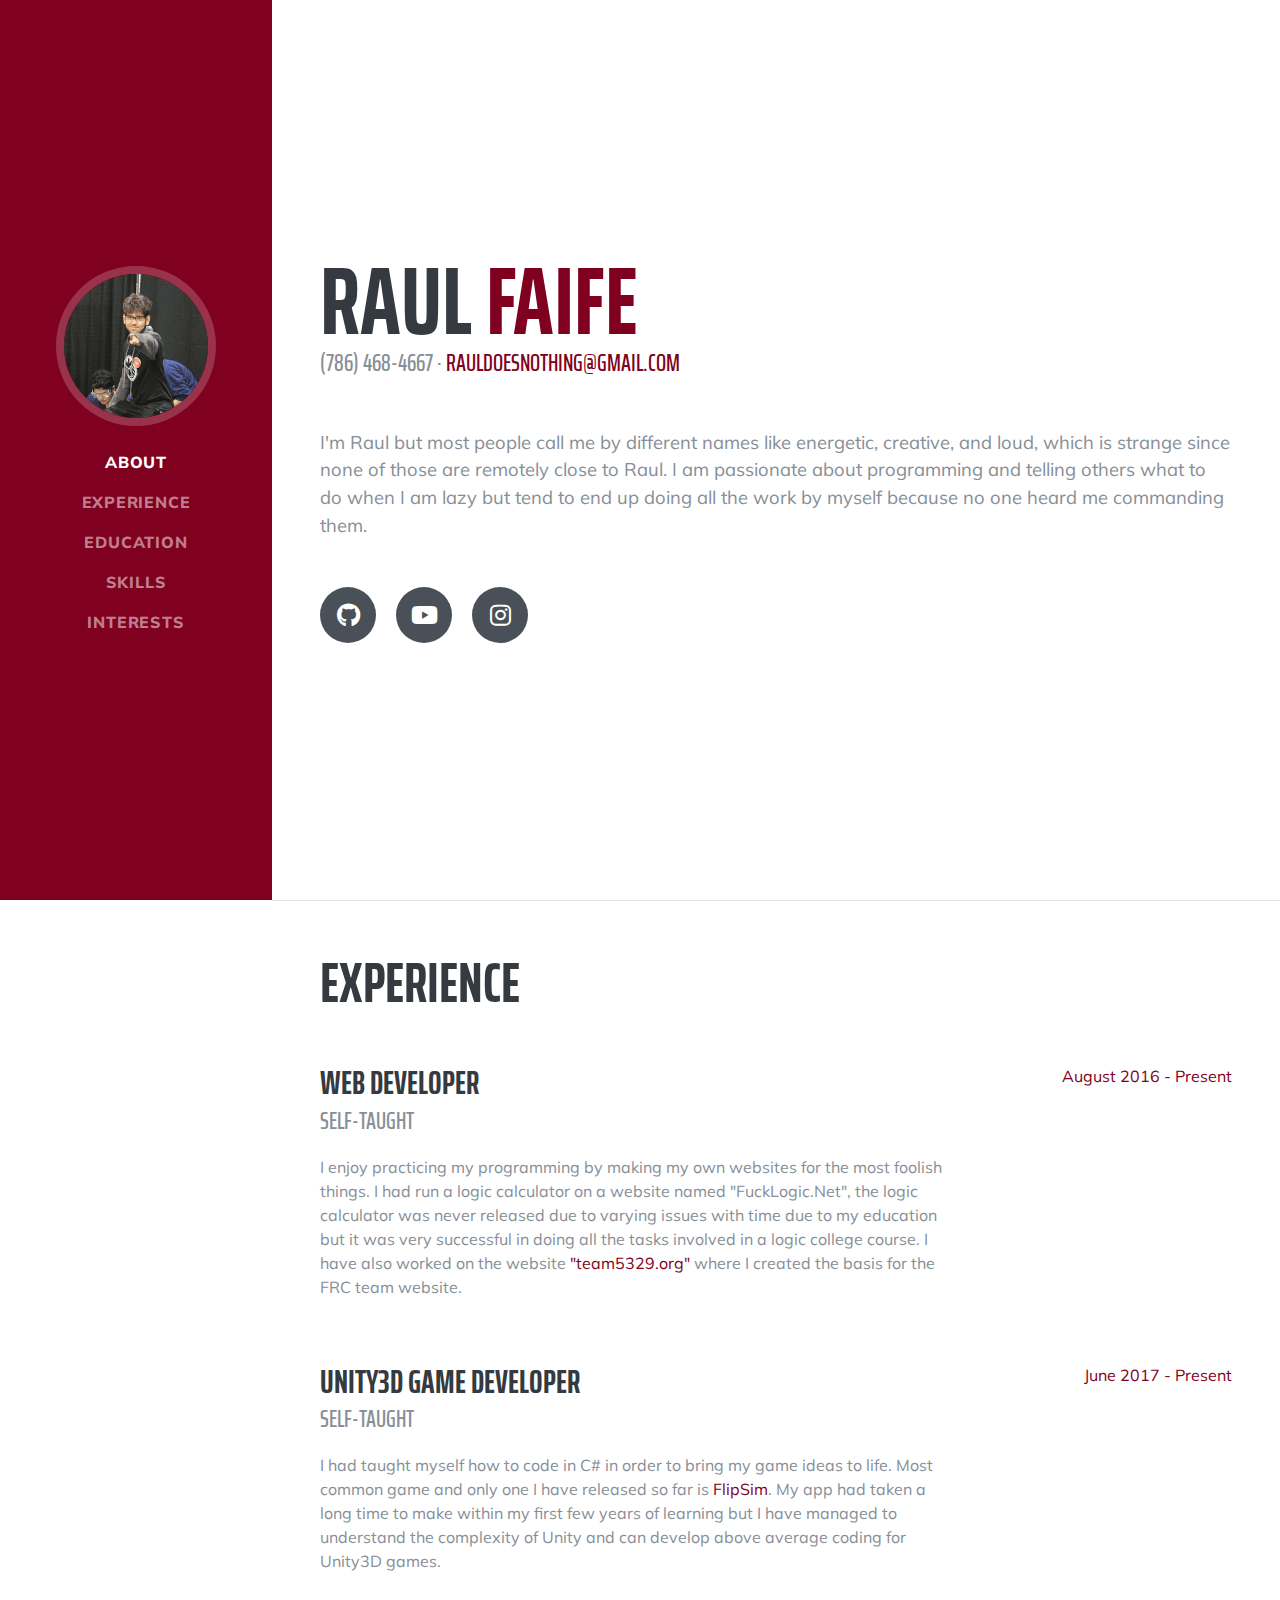
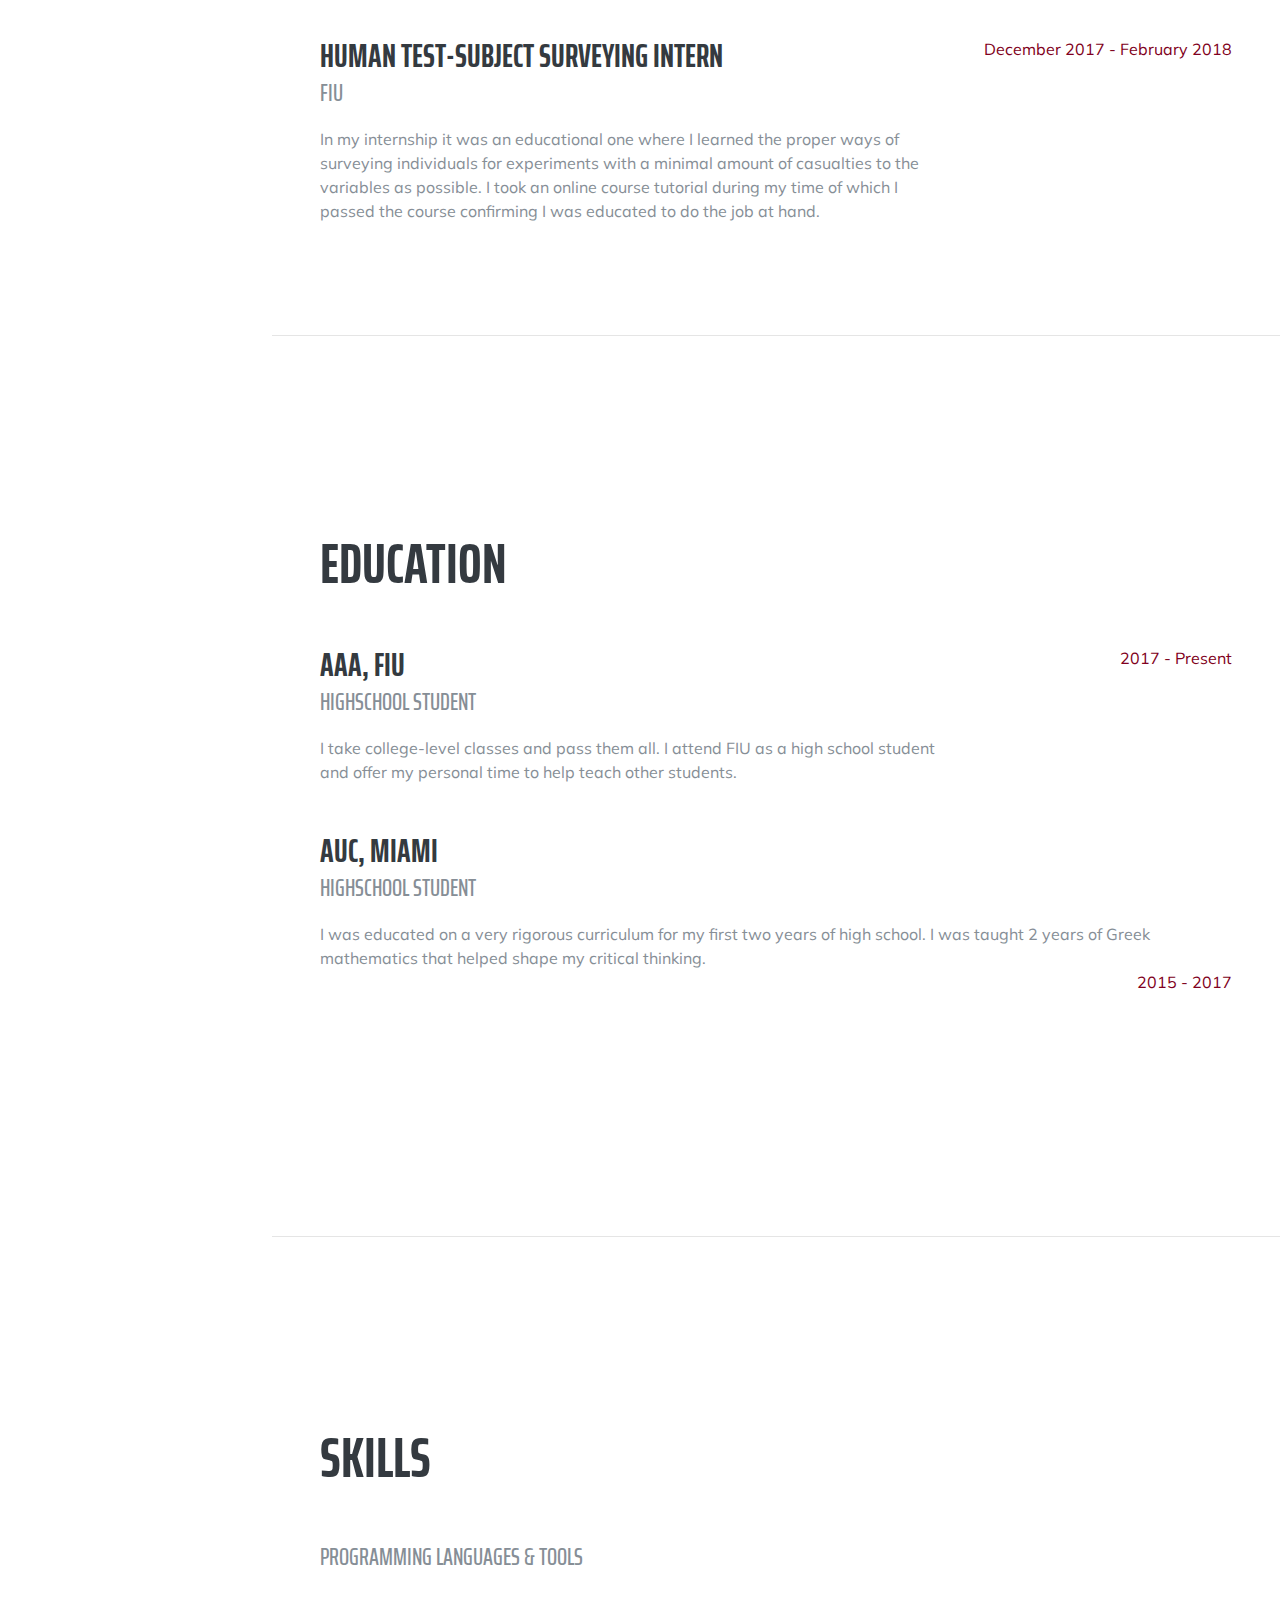
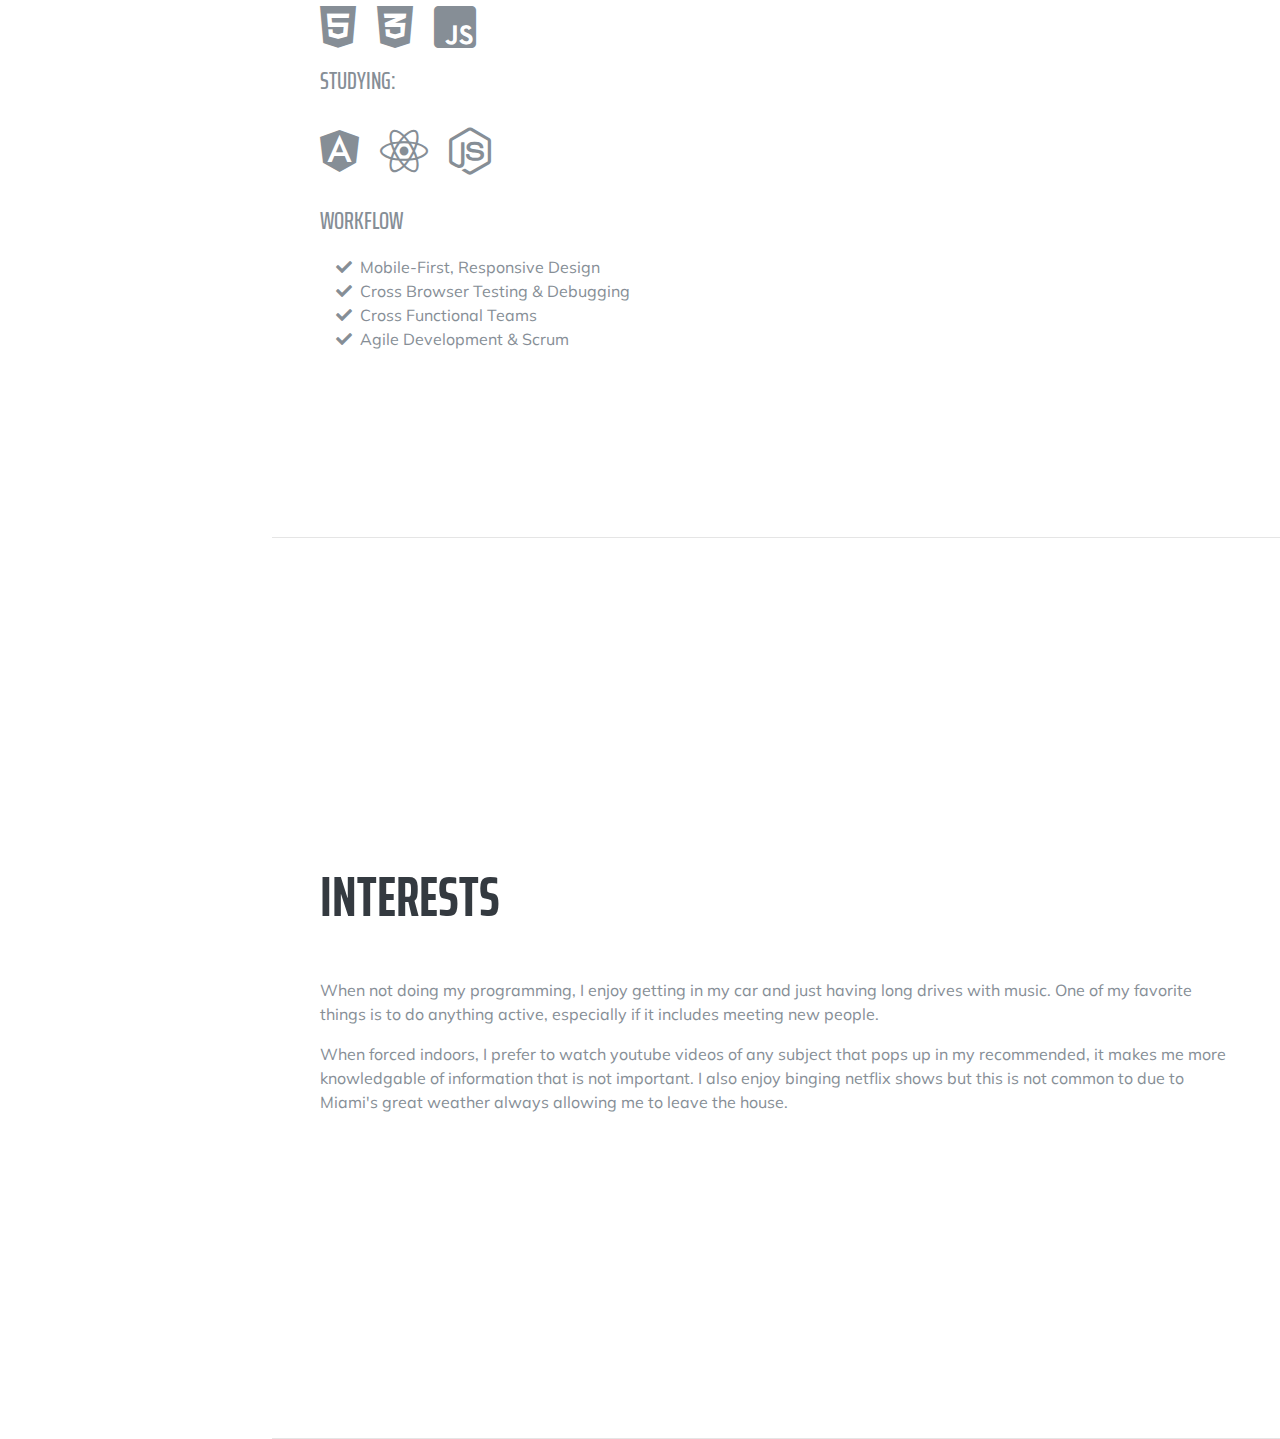
<file: OldSite/index.html>
<!DOCTYPE html>
<html lang="en">

  <head>

    <meta charset="utf-8">
    <meta name="viewport" content="width=device-width, initial-scale=1, shrink-to-fit=no">
    <meta name="description" content="">
    <meta name="author" content="">

    <title>Raul Faife</title>

    <!-- Bootstrap core CSS -->
    <link href="vendor/bootstrap/css/bootstrap.min.css" rel="stylesheet">

    <!-- Custom fonts for this template -->
    <link href="https://fonts.googleapis.com/css?family=Saira+Extra+Condensed:500,700" rel="stylesheet">
    <link href="https://fonts.googleapis.com/css?family=Muli:400,400i,800,800i" rel="stylesheet">
    <link href="vendor/fontawesome-free/css/all.min.css" rel="stylesheet">

    <!-- Custom styles for this template -->
    <link href="css/resume.css" rel="stylesheet">

  </head>

  <body id="page-top">

    <nav class="navbar navbar-expand-lg navbar-dark bg-primary fixed-top" id="sideNav">
      <a class="navbar-brand js-scroll-trigger" href="#page-top">
        <span class="d-block d-lg-none">Raul Faife</span>
        <span class="d-none d-lg-block">
          <img class="img-fluid img-profile rounded-circle mx-auto mb-2" src="img/pointingraul.PNG" alt="">
        </span>
      </a>
      <button class="navbar-toggler" type="button" data-toggle="collapse" data-target="#navbarSupportedContent" aria-controls="navbarSupportedContent" aria-expanded="false" aria-label="Toggle navigation">
        <span class="navbar-toggler-icon"></span>
      </button>
      <div class="collapse navbar-collapse" id="navbarSupportedContent">
        <ul class="navbar-nav">
          <li class="nav-item">
            <a class="nav-link js-scroll-trigger" href="#about">About</a>
          </li>
          <li class="nav-item">
            <a class="nav-link js-scroll-trigger" href="#experience">Experience</a>
          </li>
          <li class="nav-item">
            <a class="nav-link js-scroll-trigger" href="#education">Education</a>
          </li>
          <li class="nav-item">
            <a class="nav-link js-scroll-trigger" href="#skills">Skills</a>
          </li>
          <li class="nav-item">
            <a class="nav-link js-scroll-trigger" href="#interests">Interests</a>
          </li>
        <!--  <li class="nav-item">
            <a class="nav-link js-scroll-trigger" href="#awards">Awards</a>
          </li> -->
        </ul>
      </div>
    </nav>

    <div class="container-fluid p-0">

      <section class="resume-section p-3 p-lg-5 d-flex d-column" id="about">
        <div class="my-auto">
          <h1 class="mb-0">Raul
            <span class="text-primary">Faife</span>
          </h1>
          <div class="subheading mb-5"><!-- 3542 Berry Street · Cheyenne Wells, CO 80810 ·--> (786) 468-4667 ·
            <a href="mailto:Rauldoesnothing@gmail.com">Rauldoesnothing@gmail.com</a>
          </div>
          <p class="lead mb-5">I'm Raul but most people call me by different names like energetic, creative, and loud, which is strange since none of those are remotely close to Raul. I am passionate about programming and telling others what to do when I am lazy but tend to end up doing all the work by myself because no one heard me commanding them.</p>
          <div class="social-icons">
            <a href="https://github.com/RaulFaife">
              <i class="fab fa-github"></i>
            </a>
            <a href="https://www.youtube.com/channel/UCB-lOXyB-9jIVdfWDG0kruw?view_as=subscriber">
              <i class="fab fa-youtube"></i>
            </a>
            <a href="https://www.instagram.com/rauldoesnothing/">
              <i class="fab fa-instagram"></i>
            </a>
          </div>
        </div>
      </section>

      <hr class="m-0">

      <section class="resume-section p-3 p-lg-5 d-flex flex-column" id="experience">
        <div class="my-auto">
          <h2 class="mb-5">Experience</h2>

          <div class="resume-item d-flex flex-column flex-md-row mb-5">
            <div class="resume-content mr-auto">
              <h3 class="mb-0">Web Developer</h3>
              <div class="subheading mb-3">Self-Taught</div>
              <p>I enjoy practicing my programming by making my own websites for the most foolish things. I had run a logic calculator on a website named "FuckLogic.Net", the logic calculator was never released due to varying issues with time due to my education but it was very successful in doing all the tasks involved in a logic college course. I have also worked on the website <a href="https://team5329.org/"> "team5329.org" </a>where I created the basis for the FRC team website.</p>
            </div>
            <div class="resume-date text-md-right">
              <span class="text-primary">August 2016 - Present</span>
            </div>
          </div>

          <div class="resume-item d-flex flex-column flex-md-row mb-5">
            <div class="resume-content mr-auto">
              <h3 class="mb-0">Unity3D Game Developer</h3>
              <div class="subheading mb-3">Self-Taught</div>
              <p>I had taught myself how to code in C# in order to bring my game ideas to life. Most common game and only one I have released so far is <a href="https://play.google.com/store/apps/details?id=com.RaulFaife.FlipSim&hl=en"> FlipSim</a>. My app had taken a long time to make within my first few years of learning but I have managed to understand the complexity of Unity and can develop above average coding for Unity3D games.</p>
            </div>
            <div class="resume-date text-md-right">
              <span class="text-primary">June 2017 - Present</span>
            </div>
          </div>

          <div class="resume-item d-flex flex-column flex-md-row mb-5">
            <div class="resume-content mr-auto">
              <h3 class="mb-0">Human Test-Subject Surveying Intern</h3>
              <div class="subheading mb-3">FIU</div>
              <p>In my internship it was an educational one where I learned the proper ways of surveying individuals for experiments with a minimal amount of casualties to the variables as possible. I took an online course tutorial during my time of which I passed the course confirming I was educated to do the job at hand.</p>
            </div>
            <div class="resume-date text-md-right">
              <span class="text-primary">December 2017 - February 2018</span>
            </div>
          </div>


        </div>

      </section>

      <hr class="m-0">

      <section class="resume-section p-3 p-lg-5 d-flex flex-column" id="education">
        <div class="my-auto">
          <h2 class="mb-5">Education</h2>

          <div class="resume-item d-flex flex-column flex-md-row mb-5">
            <div class="resume-content mr-auto">
              <h3 class="mb-0">AAA, FIU</h3>
              <div class="subheading mb-3">Highschool Student</div>
              <div>I take college-level classes and pass them all. I attend FIU as a high school student and offer my personal time to help teach other students.</div>
            </div>
            <div class="resume-date text-md-right">
              <span class="text-primary">2017 - Present</span>
            </div>
          </div>

          <div class="resume-item d-flex flex-column flex-md-row mb-5">
            <div class="resume-content mr-auto">
              <h3 class="mb-0">AUC, Miami</h3>
              <div class="subheading mb-3">Highschool Student</div>
              <div>I was educated on a very rigorous curriculum for my first two years of high school. I was taught 2 years of Greek mathematics that helped shape my critical thinking.</div>
            <div class="resume-date text-md-right">
              <span class="text-primary">2015 - 2017</span>
            </div>
          </div>

        </div>
      </section>

      <hr class="m-0">

      <section class="resume-section p-3 p-lg-5 d-flex flex-column" id="skills">
        <div class="my-auto">
          <h2 class="mb-5">Skills</h2>

          <div class="subheading mb-3">Programming Languages &amp; Tools</div>
          <ul class="list-inline dev-icons">
            <li class="list-inline-item">
              <i class="fab fa-html5"></i>
            </li>
            <li class="list-inline-item">
              <i class="fab fa-css3-alt"></i>
            </li>
            <li class="list-inline-item">
              <i class="fab fa-js-square"></i>
            </li>

            <div class="subheading mb-3" > Studying:</div>

            <li class="list-inline-item">
              <i class="fab fa-angular"></i>
            </li>
            <li class="list-inline-item">
              <i class="fab fa-react"></i>
            </li>
            <li class="list-inline-item">
              <i class="fab fa-node-js"></i>
            </li>
          </ul>

          <div class="subheading mb-3">Workflow</div>
          <ul class="fa-ul mb-0">
            <li>
              <i class="fa-li fa fa-check"></i>
              Mobile-First, Responsive Design</li>
            <li>
              <i class="fa-li fa fa-check"></i>
              Cross Browser Testing &amp; Debugging</li>
            <li>
              <i class="fa-li fa fa-check"></i>
              Cross Functional Teams</li>
            <li>
              <i class="fa-li fa fa-check"></i>
              Agile Development &amp; Scrum</li>
          </ul>
        </div>
      </section>

      <hr class="m-0">

      <section class="resume-section p-3 p-lg-5 d-flex flex-column" id="interests">
        <div class="my-auto">
          <h2 class="mb-5">Interests</h2>
          <p>When not doing my programming, I enjoy getting in my car and just having long drives with music. One of my favorite things is to do anything active, especially if it includes meeting new people.</p>
          <p class="mb-0">When forced indoors, I prefer to watch youtube videos of any subject that pops up in my recommended, it makes me more knowledgable of information that is not important. I also enjoy binging netflix shows but this is not common to due to Miami's great weather always allowing me to leave the house.</p>
        </div>
      </section>

      <hr class="m-0">
<!--
      <section class="resume-section p-3 p-lg-5 d-flex flex-column" id="awards">
        <div class="my-auto">
          <h2 class="mb-5">Awards &amp; Certifications</h2>
          <ul class="fa-ul mb-0">
            <li>
              <i class="fa-li fa fa-trophy text-warning"></i>
              Google Analytics Certified Developer</li>
            <li>
              <i class="fa-li fa fa-trophy text-warning"></i>
              Mobile Web Specialist - Google Certification</li>
            <li>
              <i class="fa-li fa fa-trophy text-warning"></i>
              1<sup>st</sup>
              Place - University of Colorado Boulder - Emerging Tech Competition 2009</li>
            <li>
              <i class="fa-li fa fa-trophy text-warning"></i>
              1<sup>st</sup>
              Place - University of Colorado Boulder - Adobe Creative Jam 2008 (UI Design Category)</li>
            <li>
              <i class="fa-li fa fa-trophy text-warning"></i>
              2<sup>nd</sup>
              Place - University of Colorado Boulder - Emerging Tech Competition 2008</li>
            <li>
              <i class="fa-li fa fa-trophy text-warning"></i>
              1<sup>st</sup>
              Place - James Buchanan High School - Hackathon 2006</li>
            <li>
              <i class="fa-li fa fa-trophy text-warning"></i>
              3<sup>rd</sup>
              Place - James Buchanan High School - Hackathon 2005</li>
          </ul>
        </div>
      </section>
-->
    </div>

    <!-- Bootstrap core JavaScript -->
    <script src="vendor/jquery/jquery.min.js"></script>
    <script src="vendor/bootstrap/js/bootstrap.bundle.min.js"></script>

    <!-- Plugin JavaScript -->
    <script src="vendor/jquery-easing/jquery.easing.min.js"></script>

    <!-- Custom scripts for this template -->
    <script src="js/resume.min.js"></script>

  </body>

</html>
</file>
<file: OldSite/vendor/fontawesome-free/css/all.min.css>
/*!
 * Font Awesome Free 5.3.1 by @fontawesome - https://fontawesome.com
 * License - https://fontawesome.com/license/free (Icons: CC BY 4.0, Fonts: SIL OFL 1.1, Code: MIT License)
 */
.fa,.fab,.fal,.far,.fas{-moz-osx-font-smoothing:grayscale;-webkit-font-smoothing:antialiased;display:inline-block;font-style:normal;font-variant:normal;text-rendering:auto;line-height:1}.fa-lg{font-size:1.33333em;line-height:.75em;vertical-align:-.0667em}.fa-xs{font-size:.75em}.fa-sm{font-size:.875em}.fa-1x{font-size:1em}.fa-2x{font-size:2em}.fa-3x{font-size:3em}.fa-4x{font-size:4em}.fa-5x{font-size:5em}.fa-6x{font-size:6em}.fa-7x{font-size:7em}.fa-8x{font-size:8em}.fa-9x{font-size:9em}.fa-10x{font-size:10em}.fa-fw{text-align:center;width:1.25em}.fa-ul{list-style-type:none;margin-left:2.5em;padding-left:0}.fa-ul>li{position:relative}.fa-li{left:-2em;position:absolute;text-align:center;width:2em;line-height:inherit}.fa-border{border:.08em solid #eee;border-radius:.1em;padding:.2em .25em .15em}.fa-pull-left{float:left}.fa-pull-right{float:right}.fa.fa-pull-left,.fab.fa-pull-left,.fal.fa-pull-left,.far.fa-pull-left,.fas.fa-pull-left{margin-right:.3em}.fa.fa-pull-right,.fab.fa-pull-right,.fal.fa-pull-right,.far.fa-pull-right,.fas.fa-pull-right{margin-left:.3em}.fa-spin{animation:fa-spin 2s infinite linear}.fa-pulse{animation:fa-spin 1s infinite steps(8)}@keyframes fa-spin{0%{transform:rotate(0deg)}to{transform:rotate(1turn)}}.fa-rotate-90{-ms-filter:"progid:DXImageTransform.Microsoft.BasicImage(rotation=1)";transform:rotate(90deg)}.fa-rotate-180{-ms-filter:"progid:DXImageTransform.Microsoft.BasicImage(rotation=2)";transform:rotate(180deg)}.fa-rotate-270{-ms-filter:"progid:DXImageTransform.Microsoft.BasicImage(rotation=3)";transform:rotate(270deg)}.fa-flip-horizontal{-ms-filter:"progid:DXImageTransform.Microsoft.BasicImage(rotation=0, mirror=1)";transform:scaleX(-1)}.fa-flip-vertical{transform:scaleY(-1)}.fa-flip-horizontal.fa-flip-vertical,.fa-flip-vertical{-ms-filter:"progid:DXImageTransform.Microsoft.BasicImage(rotation=2, mirror=1)"}.fa-flip-horizontal.fa-flip-vertical{transform:scale(-1)}:root .fa-flip-horizontal,:root .fa-flip-vertical,:root .fa-rotate-90,:root .fa-rotate-180,:root .fa-rotate-270{-webkit-filter:none;filter:none}.fa-stack{display:inline-block;height:2em;line-height:2em;position:relative;vertical-align:middle;width:2em}.fa-stack-1x,.fa-stack-2x{left:0;position:absolute;text-align:center;width:100%}.fa-stack-1x{line-height:inherit}.fa-stack-2x{font-size:2em}.fa-inverse{color:#fff}.fa-500px:before{content:"\f26e"}.fa-accessible-icon:before{content:"\f368"}.fa-accusoft:before{content:"\f369"}.fa-ad:before{content:"\f641"}.fa-address-book:before{content:"\f2b9"}.fa-address-card:before{content:"\f2bb"}.fa-adjust:before{content:"\f042"}.fa-adn:before{content:"\f170"}.fa-adversal:before{content:"\f36a"}.fa-affiliatetheme:before{content:"\f36b"}.fa-air-freshener:before{content:"\f5d0"}.fa-algolia:before{content:"\f36c"}.fa-align-center:before{content:"\f037"}.fa-align-justify:before{content:"\f039"}.fa-align-left:before{content:"\f036"}.fa-align-right:before{content:"\f038"}.fa-alipay:before{content:"\f642"}.fa-allergies:before{content:"\f461"}.fa-amazon:before{content:"\f270"}.fa-amazon-pay:before{content:"\f42c"}.fa-ambulance:before{content:"\f0f9"}.fa-american-sign-language-interpreting:before{content:"\f2a3"}.fa-amilia:before{content:"\f36d"}.fa-anchor:before{content:"\f13d"}.fa-android:before{content:"\f17b"}.fa-angellist:before{content:"\f209"}.fa-angle-double-down:before{content:"\f103"}.fa-angle-double-left:before{content:"\f100"}.fa-angle-double-right:before{content:"\f101"}.fa-angle-double-up:before{content:"\f102"}.fa-angle-down:before{content:"\f107"}.fa-angle-left:before{content:"\f104"}.fa-angle-right:before{content:"\f105"}.fa-angle-up:before{content:"\f106"}.fa-angry:before{content:"\f556"}.fa-angrycreative:before{content:"\f36e"}.fa-angular:before{content:"\f420"}.fa-ankh:before{content:"\f644"}.fa-app-store:before{content:"\f36f"}.fa-app-store-ios:before{content:"\f370"}.fa-apper:before{content:"\f371"}.fa-apple:before{content:"\f179"}.fa-apple-alt:before{content:"\f5d1"}.fa-apple-pay:before{content:"\f415"}.fa-archive:before{content:"\f187"}.fa-archway:before{content:"\f557"}.fa-arrow-alt-circle-down:before{content:"\f358"}.fa-arrow-alt-circle-left:before{content:"\f359"}.fa-arrow-alt-circle-right:before{content:"\f35a"}.fa-arrow-alt-circle-up:before{content:"\f35b"}.fa-arrow-circle-down:before{content:"\f0ab"}.fa-arrow-circle-left:before{content:"\f0a8"}.fa-arrow-circle-right:before{content:"\f0a9"}.fa-arrow-circle-up:before{content:"\f0aa"}.fa-arrow-down:before{content:"\f063"}.fa-arrow-left:before{content:"\f060"}.fa-arrow-right:before{content:"\f061"}.fa-arrow-up:before{content:"\f062"}.fa-arrows-alt:before{content:"\f0b2"}.fa-arrows-alt-h:before{content:"\f337"}.fa-arrows-alt-v:before{content:"\f338"}.fa-assistive-listening-systems:before{content:"\f2a2"}.fa-asterisk:before{content:"\f069"}.fa-asymmetrik:before{content:"\f372"}.fa-at:before{content:"\f1fa"}.fa-atlas:before{content:"\f558"}.fa-atom:before{content:"\f5d2"}.fa-audible:before{content:"\f373"}.fa-audio-description:before{content:"\f29e"}.fa-autoprefixer:before{content:"\f41c"}.fa-avianex:before{content:"\f374"}.fa-aviato:before{content:"\f421"}.fa-award:before{content:"\f559"}.fa-aws:before{content:"\f375"}.fa-backspace:before{content:"\f55a"}.fa-backward:before{content:"\f04a"}.fa-balance-scale:before{content:"\f24e"}.fa-ban:before{content:"\f05e"}.fa-band-aid:before{content:"\f462"}.fa-bandcamp:before{content:"\f2d5"}.fa-barcode:before{content:"\f02a"}.fa-bars:before{content:"\f0c9"}.fa-baseball-ball:before{content:"\f433"}.fa-basketball-ball:before{content:"\f434"}.fa-bath:before{content:"\f2cd"}.fa-battery-empty:before{content:"\f244"}.fa-battery-full:before{content:"\f240"}.fa-battery-half:before{content:"\f242"}.fa-battery-quarter:before{content:"\f243"}.fa-battery-three-quarters:before{content:"\f241"}.fa-bed:before{content:"\f236"}.fa-beer:before{content:"\f0fc"}.fa-behance:before{content:"\f1b4"}.fa-behance-square:before{content:"\f1b5"}.fa-bell:before{content:"\f0f3"}.fa-bell-slash:before{content:"\f1f6"}.fa-bezier-curve:before{content:"\f55b"}.fa-bible:before{content:"\f647"}.fa-bicycle:before{content:"\f206"}.fa-bimobject:before{content:"\f378"}.fa-binoculars:before{content:"\f1e5"}.fa-birthday-cake:before{content:"\f1fd"}.fa-bitbucket:before{content:"\f171"}.fa-bitcoin:before{content:"\f379"}.fa-bity:before{content:"\f37a"}.fa-black-tie:before{content:"\f27e"}.fa-blackberry:before{content:"\f37b"}.fa-blender:before{content:"\f517"}.fa-blind:before{content:"\f29d"}.fa-blogger:before{content:"\f37c"}.fa-blogger-b:before{content:"\f37d"}.fa-bluetooth:before{content:"\f293"}.fa-bluetooth-b:before{content:"\f294"}.fa-bold:before{content:"\f032"}.fa-bolt:before{content:"\f0e7"}.fa-bomb:before{content:"\f1e2"}.fa-bone:before{content:"\f5d7"}.fa-bong:before{content:"\f55c"}.fa-book:before{content:"\f02d"}.fa-book-open:before{content:"\f518"}.fa-book-reader:before{content:"\f5da"}.fa-bookmark:before{content:"\f02e"}.fa-bowling-ball:before{content:"\f436"}.fa-box:before{content:"\f466"}.fa-box-open:before{content:"\f49e"}.fa-boxes:before{content:"\f468"}.fa-braille:before{content:"\f2a1"}.fa-brain:before{content:"\f5dc"}.fa-briefcase:before{content:"\f0b1"}.fa-briefcase-medical:before{content:"\f469"}.fa-broadcast-tower:before{content:"\f519"}.fa-broom:before{content:"\f51a"}.fa-brush:before{content:"\f55d"}.fa-btc:before{content:"\f15a"}.fa-bug:before{content:"\f188"}.fa-building:before{content:"\f1ad"}.fa-bullhorn:before{content:"\f0a1"}.fa-bullseye:before{content:"\f140"}.fa-burn:before{content:"\f46a"}.fa-buromobelexperte:before{content:"\f37f"}.fa-bus:before{content:"\f207"}.fa-bus-alt:before{content:"\f55e"}.fa-business-time:before{content:"\f64a"}.fa-buysellads:before{content:"\f20d"}.fa-calculator:before{content:"\f1ec"}.fa-calendar:before{content:"\f133"}.fa-calendar-alt:before{content:"\f073"}.fa-calendar-check:before{content:"\f274"}.fa-calendar-minus:before{content:"\f272"}.fa-calendar-plus:before{content:"\f271"}.fa-calendar-times:before{content:"\f273"}.fa-camera:before{content:"\f030"}.fa-camera-retro:before{content:"\f083"}.fa-cannabis:before{content:"\f55f"}.fa-capsules:before{content:"\f46b"}.fa-car:before{content:"\f1b9"}.fa-car-alt:before{content:"\f5de"}.fa-car-battery:before{content:"\f5df"}.fa-car-crash:before{content:"\f5e1"}.fa-car-side:before{content:"\f5e4"}.fa-caret-down:before{content:"\f0d7"}.fa-caret-left:before{content:"\f0d9"}.fa-caret-right:before{content:"\f0da"}.fa-caret-square-down:before{content:"\f150"}.fa-caret-square-left:before{content:"\f191"}.fa-caret-square-right:before{content:"\f152"}.fa-caret-square-up:before{content:"\f151"}.fa-caret-up:before{content:"\f0d8"}.fa-cart-arrow-down:before{content:"\f218"}.fa-cart-plus:before{content:"\f217"}.fa-cc-amazon-pay:before{content:"\f42d"}.fa-cc-amex:before{content:"\f1f3"}.fa-cc-apple-pay:before{content:"\f416"}.fa-cc-diners-club:before{content:"\f24c"}.fa-cc-discover:before{content:"\f1f2"}.fa-cc-jcb:before{content:"\f24b"}.fa-cc-mastercard:before{content:"\f1f1"}.fa-cc-paypal:before{content:"\f1f4"}.fa-cc-stripe:before{content:"\f1f5"}.fa-cc-visa:before{content:"\f1f0"}.fa-centercode:before{content:"\f380"}.fa-certificate:before{content:"\f0a3"}.fa-chalkboard:before{content:"\f51b"}.fa-chalkboard-teacher:before{content:"\f51c"}.fa-charging-station:before{content:"\f5e7"}.fa-chart-area:before{content:"\f1fe"}.fa-chart-bar:before{content:"\f080"}.fa-chart-line:before{content:"\f201"}.fa-chart-pie:before{content:"\f200"}.fa-check:before{content:"\f00c"}.fa-check-circle:before{content:"\f058"}.fa-check-double:before{content:"\f560"}.fa-check-square:before{content:"\f14a"}.fa-chess:before{content:"\f439"}.fa-chess-bishop:before{content:"\f43a"}.fa-chess-board:before{content:"\f43c"}.fa-chess-king:before{content:"\f43f"}.fa-chess-knight:before{content:"\f441"}.fa-chess-pawn:before{content:"\f443"}.fa-chess-queen:before{content:"\f445"}.fa-chess-rook:before{content:"\f447"}.fa-chevron-circle-down:before{content:"\f13a"}.fa-chevron-circle-left:before{content:"\f137"}.fa-chevron-circle-right:before{content:"\f138"}.fa-chevron-circle-up:before{content:"\f139"}.fa-chevron-down:before{content:"\f078"}.fa-chevron-left:before{content:"\f053"}.fa-chevron-right:before{content:"\f054"}.fa-chevron-up:before{content:"\f077"}.fa-child:before{content:"\f1ae"}.fa-chrome:before{content:"\f268"}.fa-church:before{content:"\f51d"}.fa-circle:before{content:"\f111"}.fa-circle-notch:before{content:"\f1ce"}.fa-city:before{content:"\f64f"}.fa-clipboard:before{content:"\f328"}.fa-clipboard-check:before{content:"\f46c"}.fa-clipboard-list:before{content:"\f46d"}.fa-clock:before{content:"\f017"}.fa-clone:before{content:"\f24d"}.fa-closed-captioning:before{content:"\f20a"}.fa-cloud:before{content:"\f0c2"}.fa-cloud-download-alt:before{content:"\f381"}.fa-cloud-upload-alt:before{content:"\f382"}.fa-cloudscale:before{content:"\f383"}.fa-cloudsmith:before{content:"\f384"}.fa-cloudversify:before{content:"\f385"}.fa-cocktail:before{content:"\f561"}.fa-code:before{content:"\f121"}.fa-code-branch:before{content:"\f126"}.fa-codepen:before{content:"\f1cb"}.fa-codiepie:before{content:"\f284"}.fa-coffee:before{content:"\f0f4"}.fa-cog:before{content:"\f013"}.fa-cogs:before{content:"\f085"}.fa-coins:before{content:"\f51e"}.fa-columns:before{content:"\f0db"}.fa-comment:before{content:"\f075"}.fa-comment-alt:before{content:"\f27a"}.fa-comment-dollar:before{content:"\f651"}.fa-comment-dots:before{content:"\f4ad"}.fa-comment-slash:before{content:"\f4b3"}.fa-comments:before{content:"\f086"}.fa-comments-dollar:before{content:"\f653"}.fa-compact-disc:before{content:"\f51f"}.fa-compass:before{content:"\f14e"}.fa-compress:before{content:"\f066"}.fa-concierge-bell:before{content:"\f562"}.fa-connectdevelop:before{content:"\f20e"}.fa-contao:before{content:"\f26d"}.fa-cookie:before{content:"\f563"}.fa-cookie-bite:before{content:"\f564"}.fa-copy:before{content:"\f0c5"}.fa-copyright:before{content:"\f1f9"}.fa-couch:before{content:"\f4b8"}.fa-cpanel:before{content:"\f388"}.fa-creative-commons:before{content:"\f25e"}.fa-creative-commons-by:before{content:"\f4e7"}.fa-creative-commons-nc:before{content:"\f4e8"}.fa-creative-commons-nc-eu:before{content:"\f4e9"}.fa-creative-commons-nc-jp:before{content:"\f4ea"}.fa-creative-commons-nd:before{content:"\f4eb"}.fa-creative-commons-pd:before{content:"\f4ec"}.fa-creative-commons-pd-alt:before{content:"\f4ed"}.fa-creative-commons-remix:before{content:"\f4ee"}.fa-creative-commons-sa:before{content:"\f4ef"}.fa-creative-commons-sampling:before{content:"\f4f0"}.fa-creative-commons-sampling-plus:before{content:"\f4f1"}.fa-creative-commons-share:before{content:"\f4f2"}.fa-credit-card:before{content:"\f09d"}.fa-crop:before{content:"\f125"}.fa-crop-alt:before{content:"\f565"}.fa-cross:before{content:"\f654"}.fa-crosshairs:before{content:"\f05b"}.fa-crow:before{content:"\f520"}.fa-crown:before{content:"\f521"}.fa-css3:before{content:"\f13c"}.fa-css3-alt:before{content:"\f38b"}.fa-cube:before{content:"\f1b2"}.fa-cubes:before{content:"\f1b3"}.fa-cut:before{content:"\f0c4"}.fa-cuttlefish:before{content:"\f38c"}.fa-d-and-d:before{content:"\f38d"}.fa-dashcube:before{content:"\f210"}.fa-database:before{content:"\f1c0"}.fa-deaf:before{content:"\f2a4"}.fa-delicious:before{content:"\f1a5"}.fa-deploydog:before{content:"\f38e"}.fa-deskpro:before{content:"\f38f"}.fa-desktop:before{content:"\f108"}.fa-deviantart:before{content:"\f1bd"}.fa-dharmachakra:before{content:"\f655"}.fa-diagnoses:before{content:"\f470"}.fa-dice:before{content:"\f522"}.fa-dice-five:before{content:"\f523"}.fa-dice-four:before{content:"\f524"}.fa-dice-one:before{content:"\f525"}.fa-dice-six:before{content:"\f526"}.fa-dice-three:before{content:"\f527"}.fa-dice-two:before{content:"\f528"}.fa-digg:before{content:"\f1a6"}.fa-digital-ocean:before{content:"\f391"}.fa-digital-tachograph:before{content:"\f566"}.fa-directions:before{content:"\f5eb"}.fa-discord:before{content:"\f392"}.fa-discourse:before{content:"\f393"}.fa-divide:before{content:"\f529"}.fa-dizzy:before{content:"\f567"}.fa-dna:before{content:"\f471"}.fa-dochub:before{content:"\f394"}.fa-docker:before{content:"\f395"}.fa-dollar-sign:before{content:"\f155"}.fa-dolly:before{content:"\f472"}.fa-dolly-flatbed:before{content:"\f474"}.fa-donate:before{content:"\f4b9"}.fa-door-closed:before{content:"\f52a"}.fa-door-open:before{content:"\f52b"}.fa-dot-circle:before{content:"\f192"}.fa-dove:before{content:"\f4ba"}.fa-download:before{content:"\f019"}.fa-draft2digital:before{content:"\f396"}.fa-drafting-compass:before{content:"\f568"}.fa-draw-polygon:before{content:"\f5ee"}.fa-dribbble:before{content:"\f17d"}.fa-dribbble-square:before{content:"\f397"}.fa-dropbox:before{content:"\f16b"}.fa-drum:before{content:"\f569"}.fa-drum-steelpan:before{content:"\f56a"}.fa-drupal:before{content:"\f1a9"}.fa-dumbbell:before{content:"\f44b"}.fa-dyalog:before{content:"\f399"}.fa-earlybirds:before{content:"\f39a"}.fa-ebay:before{content:"\f4f4"}.fa-edge:before{content:"\f282"}.fa-edit:before{content:"\f044"}.fa-eject:before{content:"\f052"}.fa-elementor:before{content:"\f430"}.fa-ellipsis-h:before{content:"\f141"}.fa-ellipsis-v:before{content:"\f142"}.fa-ello:before{content:"\f5f1"}.fa-ember:before{content:"\f423"}.fa-empire:before{content:"\f1d1"}.fa-envelope:before{content:"\f0e0"}.fa-envelope-open:before{content:"\f2b6"}.fa-envelope-open-text:before{content:"\f658"}.fa-envelope-square:before{content:"\f199"}.fa-envira:before{content:"\f299"}.fa-equals:before{content:"\f52c"}.fa-eraser:before{content:"\f12d"}.fa-erlang:before{content:"\f39d"}.fa-ethereum:before{content:"\f42e"}.fa-etsy:before{content:"\f2d7"}.fa-euro-sign:before{content:"\f153"}.fa-exchange-alt:before{content:"\f362"}.fa-exclamation:before{content:"\f12a"}.fa-exclamation-circle:before{content:"\f06a"}.fa-exclamation-triangle:before{content:"\f071"}.fa-expand:before{content:"\f065"}.fa-expand-arrows-alt:before{content:"\f31e"}.fa-expeditedssl:before{content:"\f23e"}.fa-external-link-alt:before{content:"\f35d"}.fa-external-link-square-alt:before{content:"\f360"}.fa-eye:before{content:"\f06e"}.fa-eye-dropper:before{content:"\f1fb"}.fa-eye-slash:before{content:"\f070"}.fa-facebook:before{content:"\f09a"}.fa-facebook-f:before{content:"\f39e"}.fa-facebook-messenger:before{content:"\f39f"}.fa-facebook-square:before{content:"\f082"}.fa-fast-backward:before{content:"\f049"}.fa-fast-forward:before{content:"\f050"}.fa-fax:before{content:"\f1ac"}.fa-feather:before{content:"\f52d"}.fa-feather-alt:before{content:"\f56b"}.fa-female:before{content:"\f182"}.fa-fighter-jet:before{content:"\f0fb"}.fa-file:before{content:"\f15b"}.fa-file-alt:before{content:"\f15c"}.fa-file-archive:before{content:"\f1c6"}.fa-file-audio:before{content:"\f1c7"}.fa-file-code:before{content:"\f1c9"}.fa-file-contract:before{content:"\f56c"}.fa-file-download:before{content:"\f56d"}.fa-file-excel:before{content:"\f1c3"}.fa-file-export:before{content:"\f56e"}.fa-file-image:before{content:"\f1c5"}.fa-file-import:before{content:"\f56f"}.fa-file-invoice:before{content:"\f570"}.fa-file-invoice-dollar:before{content:"\f571"}.fa-file-medical:before{content:"\f477"}.fa-file-medical-alt:before{content:"\f478"}.fa-file-pdf:before{content:"\f1c1"}.fa-file-powerpoint:before{content:"\f1c4"}.fa-file-prescription:before{content:"\f572"}.fa-file-signature:before{content:"\f573"}.fa-file-upload:before{content:"\f574"}.fa-file-video:before{content:"\f1c8"}.fa-file-word:before{content:"\f1c2"}.fa-fill:before{content:"\f575"}.fa-fill-drip:before{content:"\f576"}.fa-film:before{content:"\f008"}.fa-filter:before{content:"\f0b0"}.fa-fingerprint:before{content:"\f577"}.fa-fire:before{content:"\f06d"}.fa-fire-extinguisher:before{content:"\f134"}.fa-firefox:before{content:"\f269"}.fa-first-aid:before{content:"\f479"}.fa-first-order:before{content:"\f2b0"}.fa-first-order-alt:before{content:"\f50a"}.fa-firstdraft:before{content:"\f3a1"}.fa-fish:before{content:"\f578"}.fa-flag:before{content:"\f024"}.fa-flag-checkered:before{content:"\f11e"}.fa-flask:before{content:"\f0c3"}.fa-flickr:before{content:"\f16e"}.fa-flipboard:before{content:"\f44d"}.fa-flushed:before{content:"\f579"}.fa-fly:before{content:"\f417"}.fa-folder:before{content:"\f07b"}.fa-folder-minus:before{content:"\f65d"}.fa-folder-open:before{content:"\f07c"}.fa-folder-plus:before{content:"\f65e"}.fa-font:before{content:"\f031"}.fa-font-awesome:before{content:"\f2b4"}.fa-font-awesome-alt:before{content:"\f35c"}.fa-font-awesome-flag:before{content:"\f425"}.fa-font-awesome-logo-full:before{content:"\f4e6"}.fa-fonticons:before{content:"\f280"}.fa-fonticons-fi:before{content:"\f3a2"}.fa-football-ball:before{content:"\f44e"}.fa-fort-awesome:before{content:"\f286"}.fa-fort-awesome-alt:before{content:"\f3a3"}.fa-forumbee:before{content:"\f211"}.fa-forward:before{content:"\f04e"}.fa-foursquare:before{content:"\f180"}.fa-free-code-camp:before{content:"\f2c5"}.fa-freebsd:before{content:"\f3a4"}.fa-frog:before{content:"\f52e"}.fa-frown:before{content:"\f119"}.fa-frown-open:before{content:"\f57a"}.fa-fulcrum:before{content:"\f50b"}.fa-funnel-dollar:before{content:"\f662"}.fa-futbol:before{content:"\f1e3"}.fa-galactic-republic:before{content:"\f50c"}.fa-galactic-senate:before{content:"\f50d"}.fa-gamepad:before{content:"\f11b"}.fa-gas-pump:before{content:"\f52f"}.fa-gavel:before{content:"\f0e3"}.fa-gem:before{content:"\f3a5"}.fa-genderless:before{content:"\f22d"}.fa-get-pocket:before{content:"\f265"}.fa-gg:before{content:"\f260"}.fa-gg-circle:before{content:"\f261"}.fa-gift:before{content:"\f06b"}.fa-git:before{content:"\f1d3"}.fa-git-square:before{content:"\f1d2"}.fa-github:before{content:"\f09b"}.fa-github-alt:before{content:"\f113"}.fa-github-square:before{content:"\f092"}.fa-gitkraken:before{content:"\f3a6"}.fa-gitlab:before{content:"\f296"}.fa-gitter:before{content:"\f426"}.fa-glass-martini:before{content:"\f000"}.fa-glass-martini-alt:before{content:"\f57b"}.fa-glasses:before{content:"\f530"}.fa-glide:before{content:"\f2a5"}.fa-glide-g:before{content:"\f2a6"}.fa-globe:before{content:"\f0ac"}.fa-globe-africa:before{content:"\f57c"}.fa-globe-americas:before{content:"\f57d"}.fa-globe-asia:before{content:"\f57e"}.fa-gofore:before{content:"\f3a7"}.fa-golf-ball:before{content:"\f450"}.fa-goodreads:before{content:"\f3a8"}.fa-goodreads-g:before{content:"\f3a9"}.fa-google:before{content:"\f1a0"}.fa-google-drive:before{content:"\f3aa"}.fa-google-play:before{content:"\f3ab"}.fa-google-plus:before{content:"\f2b3"}.fa-google-plus-g:before{content:"\f0d5"}.fa-google-plus-square:before{content:"\f0d4"}.fa-google-wallet:before{content:"\f1ee"}.fa-gopuram:before{content:"\f664"}.fa-graduation-cap:before{content:"\f19d"}.fa-gratipay:before{content:"\f184"}.fa-grav:before{content:"\f2d6"}.fa-greater-than:before{content:"\f531"}.fa-greater-than-equal:before{content:"\f532"}.fa-grimace:before{content:"\f57f"}.fa-grin:before{content:"\f580"}.fa-grin-alt:before{content:"\f581"}.fa-grin-beam:before{content:"\f582"}.fa-grin-beam-sweat:before{content:"\f583"}.fa-grin-hearts:before{content:"\f584"}.fa-grin-squint:before{content:"\f585"}.fa-grin-squint-tears:before{content:"\f586"}.fa-grin-stars:before{content:"\f587"}.fa-grin-tears:before{content:"\f588"}.fa-grin-tongue:before{content:"\f589"}.fa-grin-tongue-squint:before{content:"\f58a"}.fa-grin-tongue-wink:before{content:"\f58b"}.fa-grin-wink:before{content:"\f58c"}.fa-grip-horizontal:before{content:"\f58d"}.fa-grip-vertical:before{content:"\f58e"}.fa-gripfire:before{content:"\f3ac"}.fa-grunt:before{content:"\f3ad"}.fa-gulp:before{content:"\f3ae"}.fa-h-square:before{content:"\f0fd"}.fa-hacker-news:before{content:"\f1d4"}.fa-hacker-news-square:before{content:"\f3af"}.fa-hackerrank:before{content:"\f5f7"}.fa-hamsa:before{content:"\f665"}.fa-hand-holding:before{content:"\f4bd"}.fa-hand-holding-heart:before{content:"\f4be"}.fa-hand-holding-usd:before{content:"\f4c0"}.fa-hand-lizard:before{content:"\f258"}.fa-hand-paper:before{content:"\f256"}.fa-hand-peace:before{content:"\f25b"}.fa-hand-point-down:before{content:"\f0a7"}.fa-hand-point-left:before{content:"\f0a5"}.fa-hand-point-right:before{content:"\f0a4"}.fa-hand-point-up:before{content:"\f0a6"}.fa-hand-pointer:before{content:"\f25a"}.fa-hand-rock:before{content:"\f255"}.fa-hand-scissors:before{content:"\f257"}.fa-hand-spock:before{content:"\f259"}.fa-hands:before{content:"\f4c2"}.fa-hands-helping:before{content:"\f4c4"}.fa-handshake:before{content:"\f2b5"}.fa-hashtag:before{content:"\f292"}.fa-haykal:before{content:"\f666"}.fa-hdd:before{content:"\f0a0"}.fa-heading:before{content:"\f1dc"}.fa-headphones:before{content:"\f025"}.fa-headphones-alt:before{content:"\f58f"}.fa-headset:before{content:"\f590"}.fa-heart:before{content:"\f004"}.fa-heartbeat:before{content:"\f21e"}.fa-helicopter:before{content:"\f533"}.fa-highlighter:before{content:"\f591"}.fa-hips:before{content:"\f452"}.fa-hire-a-helper:before{content:"\f3b0"}.fa-history:before{content:"\f1da"}.fa-hockey-puck:before{content:"\f453"}.fa-home:before{content:"\f015"}.fa-hooli:before{content:"\f427"}.fa-hornbill:before{content:"\f592"}.fa-hospital:before{content:"\f0f8"}.fa-hospital-alt:before{content:"\f47d"}.fa-hospital-symbol:before{content:"\f47e"}.fa-hot-tub:before{content:"\f593"}.fa-hotel:before{content:"\f594"}.fa-hotjar:before{content:"\f3b1"}.fa-hourglass:before{content:"\f254"}.fa-hourglass-end:before{content:"\f253"}.fa-hourglass-half:before{content:"\f252"}.fa-hourglass-start:before{content:"\f251"}.fa-houzz:before{content:"\f27c"}.fa-html5:before{content:"\f13b"}.fa-hubspot:before{content:"\f3b2"}.fa-i-cursor:before{content:"\f246"}.fa-id-badge:before{content:"\f2c1"}.fa-id-card:before{content:"\f2c2"}.fa-id-card-alt:before{content:"\f47f"}.fa-image:before{content:"\f03e"}.fa-images:before{content:"\f302"}.fa-imdb:before{content:"\f2d8"}.fa-inbox:before{content:"\f01c"}.fa-indent:before{content:"\f03c"}.fa-industry:before{content:"\f275"}.fa-infinity:before{content:"\f534"}.fa-info:before{content:"\f129"}.fa-info-circle:before{content:"\f05a"}.fa-instagram:before{content:"\f16d"}.fa-internet-explorer:before{content:"\f26b"}.fa-ioxhost:before{content:"\f208"}.fa-italic:before{content:"\f033"}.fa-itunes:before{content:"\f3b4"}.fa-itunes-note:before{content:"\f3b5"}.fa-java:before{content:"\f4e4"}.fa-jedi:before{content:"\f669"}.fa-jedi-order:before{content:"\f50e"}.fa-jenkins:before{content:"\f3b6"}.fa-joget:before{content:"\f3b7"}.fa-joint:before{content:"\f595"}.fa-joomla:before{content:"\f1aa"}.fa-journal-whills:before{content:"\f66a"}.fa-js:before{content:"\f3b8"}.fa-js-square:before{content:"\f3b9"}.fa-jsfiddle:before{content:"\f1cc"}.fa-kaaba:before{content:"\f66b"}.fa-kaggle:before{content:"\f5fa"}.fa-key:before{content:"\f084"}.fa-keybase:before{content:"\f4f5"}.fa-keyboard:before{content:"\f11c"}.fa-keycdn:before{content:"\f3ba"}.fa-khanda:before{content:"\f66d"}.fa-kickstarter:before{content:"\f3bb"}.fa-kickstarter-k:before{content:"\f3bc"}.fa-kiss:before{content:"\f596"}.fa-kiss-beam:before{content:"\f597"}.fa-kiss-wink-heart:before{content:"\f598"}.fa-kiwi-bird:before{content:"\f535"}.fa-korvue:before{content:"\f42f"}.fa-landmark:before{content:"\f66f"}.fa-language:before{content:"\f1ab"}.fa-laptop:before{content:"\f109"}.fa-laptop-code:before{content:"\f5fc"}.fa-laravel:before{content:"\f3bd"}.fa-lastfm:before{content:"\f202"}.fa-lastfm-square:before{content:"\f203"}.fa-laugh:before{content:"\f599"}.fa-laugh-beam:before{content:"\f59a"}.fa-laugh-squint:before{content:"\f59b"}.fa-laugh-wink:before{content:"\f59c"}.fa-layer-group:before{content:"\f5fd"}.fa-leaf:before{content:"\f06c"}.fa-leanpub:before{content:"\f212"}.fa-lemon:before{content:"\f094"}.fa-less:before{content:"\f41d"}.fa-less-than:before{content:"\f536"}.fa-less-than-equal:before{content:"\f537"}.fa-level-down-alt:before{content:"\f3be"}.fa-level-up-alt:before{content:"\f3bf"}.fa-life-ring:before{content:"\f1cd"}.fa-lightbulb:before{content:"\f0eb"}.fa-line:before{content:"\f3c0"}.fa-link:before{content:"\f0c1"}.fa-linkedin:before{content:"\f08c"}.fa-linkedin-in:before{content:"\f0e1"}.fa-linode:before{content:"\f2b8"}.fa-linux:before{content:"\f17c"}.fa-lira-sign:before{content:"\f195"}.fa-list:before{content:"\f03a"}.fa-list-alt:before{content:"\f022"}.fa-list-ol:before{content:"\f0cb"}.fa-list-ul:before{content:"\f0ca"}.fa-location-arrow:before{content:"\f124"}.fa-lock:before{content:"\f023"}.fa-lock-open:before{content:"\f3c1"}.fa-long-arrow-alt-down:before{content:"\f309"}.fa-long-arrow-alt-left:before{content:"\f30a"}.fa-long-arrow-alt-right:before{content:"\f30b"}.fa-long-arrow-alt-up:before{content:"\f30c"}.fa-low-vision:before{content:"\f2a8"}.fa-luggage-cart:before{content:"\f59d"}.fa-lyft:before{content:"\f3c3"}.fa-magento:before{content:"\f3c4"}.fa-magic:before{content:"\f0d0"}.fa-magnet:before{content:"\f076"}.fa-mail-bulk:before{content:"\f674"}.fa-mailchimp:before{content:"\f59e"}.fa-male:before{content:"\f183"}.fa-mandalorian:before{content:"\f50f"}.fa-map:before{content:"\f279"}.fa-map-marked:before{content:"\f59f"}.fa-map-marked-alt:before{content:"\f5a0"}.fa-map-marker:before{content:"\f041"}.fa-map-marker-alt:before{content:"\f3c5"}.fa-map-pin:before{content:"\f276"}.fa-map-signs:before{content:"\f277"}.fa-markdown:before{content:"\f60f"}.fa-marker:before{content:"\f5a1"}.fa-mars:before{content:"\f222"}.fa-mars-double:before{content:"\f227"}.fa-mars-stroke:before{content:"\f229"}.fa-mars-stroke-h:before{content:"\f22b"}.fa-mars-stroke-v:before{content:"\f22a"}.fa-mastodon:before{content:"\f4f6"}.fa-maxcdn:before{content:"\f136"}.fa-medal:before{content:"\f5a2"}.fa-medapps:before{content:"\f3c6"}.fa-medium:before{content:"\f23a"}.fa-medium-m:before{content:"\f3c7"}.fa-medkit:before{content:"\f0fa"}.fa-medrt:before{content:"\f3c8"}.fa-meetup:before{content:"\f2e0"}.fa-megaport:before{content:"\f5a3"}.fa-meh:before{content:"\f11a"}.fa-meh-blank:before{content:"\f5a4"}.fa-meh-rolling-eyes:before{content:"\f5a5"}.fa-memory:before{content:"\f538"}.fa-menorah:before{content:"\f676"}.fa-mercury:before{content:"\f223"}.fa-microchip:before{content:"\f2db"}.fa-microphone:before{content:"\f130"}.fa-microphone-alt:before{content:"\f3c9"}.fa-microphone-alt-slash:before{content:"\f539"}.fa-microphone-slash:before{content:"\f131"}.fa-microscope:before{content:"\f610"}.fa-microsoft:before{content:"\f3ca"}.fa-minus:before{content:"\f068"}.fa-minus-circle:before{content:"\f056"}.fa-minus-square:before{content:"\f146"}.fa-mix:before{content:"\f3cb"}.fa-mixcloud:before{content:"\f289"}.fa-mizuni:before{content:"\f3cc"}.fa-mobile:before{content:"\f10b"}.fa-mobile-alt:before{content:"\f3cd"}.fa-modx:before{content:"\f285"}.fa-monero:before{content:"\f3d0"}.fa-money-bill:before{content:"\f0d6"}.fa-money-bill-alt:before{content:"\f3d1"}.fa-money-bill-wave:before{content:"\f53a"}.fa-money-bill-wave-alt:before{content:"\f53b"}.fa-money-check:before{content:"\f53c"}.fa-money-check-alt:before{content:"\f53d"}.fa-monument:before{content:"\f5a6"}.fa-moon:before{content:"\f186"}.fa-mortar-pestle:before{content:"\f5a7"}.fa-mosque:before{content:"\f678"}.fa-motorcycle:before{content:"\f21c"}.fa-mouse-pointer:before{content:"\f245"}.fa-music:before{content:"\f001"}.fa-napster:before{content:"\f3d2"}.fa-neos:before{content:"\f612"}.fa-neuter:before{content:"\f22c"}.fa-newspaper:before{content:"\f1ea"}.fa-nimblr:before{content:"\f5a8"}.fa-nintendo-switch:before{content:"\f418"}.fa-node:before{content:"\f419"}.fa-node-js:before{content:"\f3d3"}.fa-not-equal:before{content:"\f53e"}.fa-notes-medical:before{content:"\f481"}.fa-npm:before{content:"\f3d4"}.fa-ns8:before{content:"\f3d5"}.fa-nutritionix:before{content:"\f3d6"}.fa-object-group:before{content:"\f247"}.fa-object-ungroup:before{content:"\f248"}.fa-odnoklassniki:before{content:"\f263"}.fa-odnoklassniki-square:before{content:"\f264"}.fa-oil-can:before{content:"\f613"}.fa-old-republic:before{content:"\f510"}.fa-om:before{content:"\f679"}.fa-opencart:before{content:"\f23d"}.fa-openid:before{content:"\f19b"}.fa-opera:before{content:"\f26a"}.fa-optin-monster:before{content:"\f23c"}.fa-osi:before{content:"\f41a"}.fa-outdent:before{content:"\f03b"}.fa-page4:before{content:"\f3d7"}.fa-pagelines:before{content:"\f18c"}.fa-paint-brush:before{content:"\f1fc"}.fa-paint-roller:before{content:"\f5aa"}.fa-palette:before{content:"\f53f"}.fa-palfed:before{content:"\f3d8"}.fa-pallet:before{content:"\f482"}.fa-paper-plane:before{content:"\f1d8"}.fa-paperclip:before{content:"\f0c6"}.fa-parachute-box:before{content:"\f4cd"}.fa-paragraph:before{content:"\f1dd"}.fa-parking:before{content:"\f540"}.fa-passport:before{content:"\f5ab"}.fa-pastafarianism:before{content:"\f67b"}.fa-paste:before{content:"\f0ea"}.fa-patreon:before{content:"\f3d9"}.fa-pause:before{content:"\f04c"}.fa-pause-circle:before{content:"\f28b"}.fa-paw:before{content:"\f1b0"}.fa-paypal:before{content:"\f1ed"}.fa-peace:before{content:"\f67c"}.fa-pen:before{content:"\f304"}.fa-pen-alt:before{content:"\f305"}.fa-pen-fancy:before{content:"\f5ac"}.fa-pen-nib:before{content:"\f5ad"}.fa-pen-square:before{content:"\f14b"}.fa-pencil-alt:before{content:"\f303"}.fa-pencil-ruler:before{content:"\f5ae"}.fa-people-carry:before{content:"\f4ce"}.fa-percent:before{content:"\f295"}.fa-percentage:before{content:"\f541"}.fa-periscope:before{content:"\f3da"}.fa-phabricator:before{content:"\f3db"}.fa-phoenix-framework:before{content:"\f3dc"}.fa-phoenix-squadron:before{content:"\f511"}.fa-phone:before{content:"\f095"}.fa-phone-slash:before{content:"\f3dd"}.fa-phone-square:before{content:"\f098"}.fa-phone-volume:before{content:"\f2a0"}.fa-php:before{content:"\f457"}.fa-pied-piper:before{content:"\f2ae"}.fa-pied-piper-alt:before{content:"\f1a8"}.fa-pied-piper-hat:before{content:"\f4e5"}.fa-pied-piper-pp:before{content:"\f1a7"}.fa-piggy-bank:before{content:"\f4d3"}.fa-pills:before{content:"\f484"}.fa-pinterest:before{content:"\f0d2"}.fa-pinterest-p:before{content:"\f231"}.fa-pinterest-square:before{content:"\f0d3"}.fa-place-of-worship:before{content:"\f67f"}.fa-plane:before{content:"\f072"}.fa-plane-arrival:before{content:"\f5af"}.fa-plane-departure:before{content:"\f5b0"}.fa-play:before{content:"\f04b"}.fa-play-circle:before{content:"\f144"}.fa-playstation:before{content:"\f3df"}.fa-plug:before{content:"\f1e6"}.fa-plus:before{content:"\f067"}.fa-plus-circle:before{content:"\f055"}.fa-plus-square:before{content:"\f0fe"}.fa-podcast:before{content:"\f2ce"}.fa-poll:before{content:"\f681"}.fa-poll-h:before{content:"\f682"}.fa-poo:before{content:"\f2fe"}.fa-poop:before{content:"\f619"}.fa-portrait:before{content:"\f3e0"}.fa-pound-sign:before{content:"\f154"}.fa-power-off:before{content:"\f011"}.fa-pray:before{content:"\f683"}.fa-praying-hands:before{content:"\f684"}.fa-prescription:before{content:"\f5b1"}.fa-prescription-bottle:before{content:"\f485"}.fa-prescription-bottle-alt:before{content:"\f486"}.fa-print:before{content:"\f02f"}.fa-procedures:before{content:"\f487"}.fa-product-hunt:before{content:"\f288"}.fa-project-diagram:before{content:"\f542"}.fa-pushed:before{content:"\f3e1"}.fa-puzzle-piece:before{content:"\f12e"}.fa-python:before{content:"\f3e2"}.fa-qq:before{content:"\f1d6"}.fa-qrcode:before{content:"\f029"}.fa-question:before{content:"\f128"}.fa-question-circle:before{content:"\f059"}.fa-quidditch:before{content:"\f458"}.fa-quinscape:before{content:"\f459"}.fa-quora:before{content:"\f2c4"}.fa-quote-left:before{content:"\f10d"}.fa-quote-right:before{content:"\f10e"}.fa-quran:before{content:"\f687"}.fa-r-project:before{content:"\f4f7"}.fa-random:before{content:"\f074"}.fa-ravelry:before{content:"\f2d9"}.fa-react:before{content:"\f41b"}.fa-readme:before{content:"\f4d5"}.fa-rebel:before{content:"\f1d0"}.fa-receipt:before{content:"\f543"}.fa-recycle:before{content:"\f1b8"}.fa-red-river:before{content:"\f3e3"}.fa-reddit:before{content:"\f1a1"}.fa-reddit-alien:before{content:"\f281"}.fa-reddit-square:before{content:"\f1a2"}.fa-redo:before{content:"\f01e"}.fa-redo-alt:before{content:"\f2f9"}.fa-registered:before{content:"\f25d"}.fa-rendact:before{content:"\f3e4"}.fa-renren:before{content:"\f18b"}.fa-reply:before{content:"\f3e5"}.fa-reply-all:before{content:"\f122"}.fa-replyd:before{content:"\f3e6"}.fa-researchgate:before{content:"\f4f8"}.fa-resolving:before{content:"\f3e7"}.fa-retweet:before{content:"\f079"}.fa-rev:before{content:"\f5b2"}.fa-ribbon:before{content:"\f4d6"}.fa-road:before{content:"\f018"}.fa-robot:before{content:"\f544"}.fa-rocket:before{content:"\f135"}.fa-rocketchat:before{content:"\f3e8"}.fa-rockrms:before{content:"\f3e9"}.fa-route:before{content:"\f4d7"}.fa-rss:before{content:"\f09e"}.fa-rss-square:before{content:"\f143"}.fa-ruble-sign:before{content:"\f158"}.fa-ruler:before{content:"\f545"}.fa-ruler-combined:before{content:"\f546"}.fa-ruler-horizontal:before{content:"\f547"}.fa-ruler-vertical:before{content:"\f548"}.fa-rupee-sign:before{content:"\f156"}.fa-sad-cry:before{content:"\f5b3"}.fa-sad-tear:before{content:"\f5b4"}.fa-safari:before{content:"\f267"}.fa-sass:before{content:"\f41e"}.fa-save:before{content:"\f0c7"}.fa-schlix:before{content:"\f3ea"}.fa-school:before{content:"\f549"}.fa-screwdriver:before{content:"\f54a"}.fa-scribd:before{content:"\f28a"}.fa-search:before{content:"\f002"}.fa-search-dollar:before{content:"\f688"}.fa-search-location:before{content:"\f689"}.fa-search-minus:before{content:"\f010"}.fa-search-plus:before{content:"\f00e"}.fa-searchengin:before{content:"\f3eb"}.fa-seedling:before{content:"\f4d8"}.fa-sellcast:before{content:"\f2da"}.fa-sellsy:before{content:"\f213"}.fa-server:before{content:"\f233"}.fa-servicestack:before{content:"\f3ec"}.fa-shapes:before{content:"\f61f"}.fa-share:before{content:"\f064"}.fa-share-alt:before{content:"\f1e0"}.fa-share-alt-square:before{content:"\f1e1"}.fa-share-square:before{content:"\f14d"}.fa-shekel-sign:before{content:"\f20b"}.fa-shield-alt:before{content:"\f3ed"}.fa-ship:before{content:"\f21a"}.fa-shipping-fast:before{content:"\f48b"}.fa-shirtsinbulk:before{content:"\f214"}.fa-shoe-prints:before{content:"\f54b"}.fa-shopping-bag:before{content:"\f290"}.fa-shopping-basket:before{content:"\f291"}.fa-shopping-cart:before{content:"\f07a"}.fa-shopware:before{content:"\f5b5"}.fa-shower:before{content:"\f2cc"}.fa-shuttle-van:before{content:"\f5b6"}.fa-sign:before{content:"\f4d9"}.fa-sign-in-alt:before{content:"\f2f6"}.fa-sign-language:before{content:"\f2a7"}.fa-sign-out-alt:before{content:"\f2f5"}.fa-signal:before{content:"\f012"}.fa-signature:before{content:"\f5b7"}.fa-simplybuilt:before{content:"\f215"}.fa-sistrix:before{content:"\f3ee"}.fa-sitemap:before{content:"\f0e8"}.fa-sith:before{content:"\f512"}.fa-skull:before{content:"\f54c"}.fa-skyatlas:before{content:"\f216"}.fa-skype:before{content:"\f17e"}.fa-slack:before{content:"\f198"}.fa-slack-hash:before{content:"\f3ef"}.fa-sliders-h:before{content:"\f1de"}.fa-slideshare:before{content:"\f1e7"}.fa-smile:before{content:"\f118"}.fa-smile-beam:before{content:"\f5b8"}.fa-smile-wink:before{content:"\f4da"}.fa-smoking:before{content:"\f48d"}.fa-smoking-ban:before{content:"\f54d"}.fa-snapchat:before{content:"\f2ab"}.fa-snapchat-ghost:before{content:"\f2ac"}.fa-snapchat-square:before{content:"\f2ad"}.fa-snowflake:before{content:"\f2dc"}.fa-socks:before{content:"\f696"}.fa-solar-panel:before{content:"\f5ba"}.fa-sort:before{content:"\f0dc"}.fa-sort-alpha-down:before{content:"\f15d"}.fa-sort-alpha-up:before{content:"\f15e"}.fa-sort-amount-down:before{content:"\f160"}.fa-sort-amount-up:before{content:"\f161"}.fa-sort-down:before{content:"\f0dd"}.fa-sort-numeric-down:before{content:"\f162"}.fa-sort-numeric-up:before{content:"\f163"}.fa-sort-up:before{content:"\f0de"}.fa-soundcloud:before{content:"\f1be"}.fa-spa:before{content:"\f5bb"}.fa-space-shuttle:before{content:"\f197"}.fa-speakap:before{content:"\f3f3"}.fa-spinner:before{content:"\f110"}.fa-splotch:before{content:"\f5bc"}.fa-spotify:before{content:"\f1bc"}.fa-spray-can:before{content:"\f5bd"}.fa-square:before{content:"\f0c8"}.fa-square-full:before{content:"\f45c"}.fa-square-root-alt:before{content:"\f698"}.fa-squarespace:before{content:"\f5be"}.fa-stack-exchange:before{content:"\f18d"}.fa-stack-overflow:before{content:"\f16c"}.fa-stamp:before{content:"\f5bf"}.fa-star:before{content:"\f005"}.fa-star-and-crescent:before{content:"\f699"}.fa-star-half:before{content:"\f089"}.fa-star-half-alt:before{content:"\f5c0"}.fa-star-of-david:before{content:"\f69a"}.fa-star-of-life:before{content:"\f621"}.fa-staylinked:before{content:"\f3f5"}.fa-steam:before{content:"\f1b6"}.fa-steam-square:before{content:"\f1b7"}.fa-steam-symbol:before{content:"\f3f6"}.fa-step-backward:before{content:"\f048"}.fa-step-forward:before{content:"\f051"}.fa-stethoscope:before{content:"\f0f1"}.fa-sticker-mule:before{content:"\f3f7"}.fa-sticky-note:before{content:"\f249"}.fa-stop:before{content:"\f04d"}.fa-stop-circle:before{content:"\f28d"}.fa-stopwatch:before{content:"\f2f2"}.fa-store:before{content:"\f54e"}.fa-store-alt:before{content:"\f54f"}.fa-strava:before{content:"\f428"}.fa-stream:before{content:"\f550"}.fa-street-view:before{content:"\f21d"}.fa-strikethrough:before{content:"\f0cc"}.fa-stripe:before{content:"\f429"}.fa-stripe-s:before{content:"\f42a"}.fa-stroopwafel:before{content:"\f551"}.fa-studiovinari:before{content:"\f3f8"}.fa-stumbleupon:before{content:"\f1a4"}.fa-stumbleupon-circle:before{content:"\f1a3"}.fa-subscript:before{content:"\f12c"}.fa-subway:before{content:"\f239"}.fa-suitcase:before{content:"\f0f2"}.fa-suitcase-rolling:before{content:"\f5c1"}.fa-sun:before{content:"\f185"}.fa-superpowers:before{content:"\f2dd"}.fa-superscript:before{content:"\f12b"}.fa-supple:before{content:"\f3f9"}.fa-surprise:before{content:"\f5c2"}.fa-swatchbook:before{content:"\f5c3"}.fa-swimmer:before{content:"\f5c4"}.fa-swimming-pool:before{content:"\f5c5"}.fa-synagogue:before{content:"\f69b"}.fa-sync:before{content:"\f021"}.fa-sync-alt:before{content:"\f2f1"}.fa-syringe:before{content:"\f48e"}.fa-table:before{content:"\f0ce"}.fa-table-tennis:before{content:"\f45d"}.fa-tablet:before{content:"\f10a"}.fa-tablet-alt:before{content:"\f3fa"}.fa-tablets:before{content:"\f490"}.fa-tachometer-alt:before{content:"\f3fd"}.fa-tag:before{content:"\f02b"}.fa-tags:before{content:"\f02c"}.fa-tape:before{content:"\f4db"}.fa-tasks:before{content:"\f0ae"}.fa-taxi:before{content:"\f1ba"}.fa-teamspeak:before{content:"\f4f9"}.fa-teeth:before{content:"\f62e"}.fa-teeth-open:before{content:"\f62f"}.fa-telegram:before{content:"\f2c6"}.fa-telegram-plane:before{content:"\f3fe"}.fa-tencent-weibo:before{content:"\f1d5"}.fa-terminal:before{content:"\f120"}.fa-text-height:before{content:"\f034"}.fa-text-width:before{content:"\f035"}.fa-th:before{content:"\f00a"}.fa-th-large:before{content:"\f009"}.fa-th-list:before{content:"\f00b"}.fa-the-red-yeti:before{content:"\f69d"}.fa-theater-masks:before{content:"\f630"}.fa-themeco:before{content:"\f5c6"}.fa-themeisle:before{content:"\f2b2"}.fa-thermometer:before{content:"\f491"}.fa-thermometer-empty:before{content:"\f2cb"}.fa-thermometer-full:before{content:"\f2c7"}.fa-thermometer-half:before{content:"\f2c9"}.fa-thermometer-quarter:before{content:"\f2ca"}.fa-thermometer-three-quarters:before{content:"\f2c8"}.fa-thumbs-down:before{content:"\f165"}.fa-thumbs-up:before{content:"\f164"}.fa-thumbtack:before{content:"\f08d"}.fa-ticket-alt:before{content:"\f3ff"}.fa-times:before{content:"\f00d"}.fa-times-circle:before{content:"\f057"}.fa-tint:before{content:"\f043"}.fa-tint-slash:before{content:"\f5c7"}.fa-tired:before{content:"\f5c8"}.fa-toggle-off:before{content:"\f204"}.fa-toggle-on:before{content:"\f205"}.fa-toolbox:before{content:"\f552"}.fa-tooth:before{content:"\f5c9"}.fa-torah:before{content:"\f6a0"}.fa-torii-gate:before{content:"\f6a1"}.fa-trade-federation:before{content:"\f513"}.fa-trademark:before{content:"\f25c"}.fa-traffic-light:before{content:"\f637"}.fa-train:before{content:"\f238"}.fa-transgender:before{content:"\f224"}.fa-transgender-alt:before{content:"\f225"}.fa-trash:before{content:"\f1f8"}.fa-trash-alt:before{content:"\f2ed"}.fa-tree:before{content:"\f1bb"}.fa-trello:before{content:"\f181"}.fa-tripadvisor:before{content:"\f262"}.fa-trophy:before{content:"\f091"}.fa-truck:before{content:"\f0d1"}.fa-truck-loading:before{content:"\f4de"}.fa-truck-monster:before{content:"\f63b"}.fa-truck-moving:before{content:"\f4df"}.fa-truck-pickup:before{content:"\f63c"}.fa-tshirt:before{content:"\f553"}.fa-tty:before{content:"\f1e4"}.fa-tumblr:before{content:"\f173"}.fa-tumblr-square:before{content:"\f174"}.fa-tv:before{content:"\f26c"}.fa-twitch:before{content:"\f1e8"}.fa-twitter:before{content:"\f099"}.fa-twitter-square:before{content:"\f081"}.fa-typo3:before{content:"\f42b"}.fa-uber:before{content:"\f402"}.fa-uikit:before{content:"\f403"}.fa-umbrella:before{content:"\f0e9"}.fa-umbrella-beach:before{content:"\f5ca"}.fa-underline:before{content:"\f0cd"}.fa-undo:before{content:"\f0e2"}.fa-undo-alt:before{content:"\f2ea"}.fa-uniregistry:before{content:"\f404"}.fa-universal-access:before{content:"\f29a"}.fa-university:before{content:"\f19c"}.fa-unlink:before{content:"\f127"}.fa-unlock:before{content:"\f09c"}.fa-unlock-alt:before{content:"\f13e"}.fa-untappd:before{content:"\f405"}.fa-upload:before{content:"\f093"}.fa-usb:before{content:"\f287"}.fa-user:before{content:"\f007"}.fa-user-alt:before{content:"\f406"}.fa-user-alt-slash:before{content:"\f4fa"}.fa-user-astronaut:before{content:"\f4fb"}.fa-user-check:before{content:"\f4fc"}.fa-user-circle:before{content:"\f2bd"}.fa-user-clock:before{content:"\f4fd"}.fa-user-cog:before{content:"\f4fe"}.fa-user-edit:before{content:"\f4ff"}.fa-user-friends:before{content:"\f500"}.fa-user-graduate:before{content:"\f501"}.fa-user-lock:before{content:"\f502"}.fa-user-md:before{content:"\f0f0"}.fa-user-minus:before{content:"\f503"}.fa-user-ninja:before{content:"\f504"}.fa-user-plus:before{content:"\f234"}.fa-user-secret:before{content:"\f21b"}.fa-user-shield:before{content:"\f505"}.fa-user-slash:before{content:"\f506"}.fa-user-tag:before{content:"\f507"}.fa-user-tie:before{content:"\f508"}.fa-user-times:before{content:"\f235"}.fa-users:before{content:"\f0c0"}.fa-users-cog:before{content:"\f509"}.fa-ussunnah:before{content:"\f407"}.fa-utensil-spoon:before{content:"\f2e5"}.fa-utensils:before{content:"\f2e7"}.fa-vaadin:before{content:"\f408"}.fa-vector-square:before{content:"\f5cb"}.fa-venus:before{content:"\f221"}.fa-venus-double:before{content:"\f226"}.fa-venus-mars:before{content:"\f228"}.fa-viacoin:before{content:"\f237"}.fa-viadeo:before{content:"\f2a9"}.fa-viadeo-square:before{content:"\f2aa"}.fa-vial:before{content:"\f492"}.fa-vials:before{content:"\f493"}.fa-viber:before{content:"\f409"}.fa-video:before{content:"\f03d"}.fa-video-slash:before{content:"\f4e2"}.fa-vihara:before{content:"\f6a7"}.fa-vimeo:before{content:"\f40a"}.fa-vimeo-square:before{content:"\f194"}.fa-vimeo-v:before{content:"\f27d"}.fa-vine:before{content:"\f1ca"}.fa-vk:before{content:"\f189"}.fa-vnv:before{content:"\f40b"}.fa-volleyball-ball:before{content:"\f45f"}.fa-volume-down:before{content:"\f027"}.fa-volume-off:before{content:"\f026"}.fa-volume-up:before{content:"\f028"}.fa-vuejs:before{content:"\f41f"}.fa-walking:before{content:"\f554"}.fa-wallet:before{content:"\f555"}.fa-warehouse:before{content:"\f494"}.fa-weebly:before{content:"\f5cc"}.fa-weibo:before{content:"\f18a"}.fa-weight:before{content:"\f496"}.fa-weight-hanging:before{content:"\f5cd"}.fa-weixin:before{content:"\f1d7"}.fa-whatsapp:before{content:"\f232"}.fa-whatsapp-square:before{content:"\f40c"}.fa-wheelchair:before{content:"\f193"}.fa-whmcs:before{content:"\f40d"}.fa-wifi:before{content:"\f1eb"}.fa-wikipedia-w:before{content:"\f266"}.fa-window-close:before{content:"\f410"}.fa-window-maximize:before{content:"\f2d0"}.fa-window-minimize:before{content:"\f2d1"}.fa-window-restore:before{content:"\f2d2"}.fa-windows:before{content:"\f17a"}.fa-wine-glass:before{content:"\f4e3"}.fa-wine-glass-alt:before{content:"\f5ce"}.fa-wix:before{content:"\f5cf"}.fa-wolf-pack-battalion:before{content:"\f514"}.fa-won-sign:before{content:"\f159"}.fa-wordpress:before{content:"\f19a"}.fa-wordpress-simple:before{content:"\f411"}.fa-wpbeginner:before{content:"\f297"}.fa-wpexplorer:before{content:"\f2de"}.fa-wpforms:before{content:"\f298"}.fa-wrench:before{content:"\f0ad"}.fa-x-ray:before{content:"\f497"}.fa-xbox:before{content:"\f412"}.fa-xing:before{content:"\f168"}.fa-xing-square:before{content:"\f169"}.fa-y-combinator:before{content:"\f23b"}.fa-yahoo:before{content:"\f19e"}.fa-yandex:before{content:"\f413"}.fa-yandex-international:before{content:"\f414"}.fa-yelp:before{content:"\f1e9"}.fa-yen-sign:before{content:"\f157"}.fa-yin-yang:before{content:"\f6ad"}.fa-yoast:before{content:"\f2b1"}.fa-youtube:before{content:"\f167"}.fa-youtube-square:before{content:"\f431"}.fa-zhihu:before{content:"\f63f"}.sr-only{border:0;clip:rect(0,0,0,0);height:1px;margin:-1px;overflow:hidden;padding:0;position:absolute;width:1px}.sr-only-focusable:active,.sr-only-focusable:focus{clip:auto;height:auto;margin:0;overflow:visible;position:static;width:auto}@font-face{font-family:"Font Awesome 5 Brands";font-style:normal;font-weight:normal;src:url(../webfonts/fa-brands-400.eot);src:url(../webfonts/fa-brands-400.eot?#iefix) format("embedded-opentype"),url(../webfonts/fa-brands-400.woff2) format("woff2"),url(../webfonts/fa-brands-400.woff) format("woff"),url(../webfonts/fa-brands-400.ttf) format("truetype"),url(../webfonts/fa-brands-400.svg#fontawesome) format("svg")}.fab{font-family:"Font Awesome 5 Brands"}@font-face{font-family:"Font Awesome 5 Free";font-style:normal;font-weight:400;src:url(../webfonts/fa-regular-400.eot);src:url(../webfonts/fa-regular-400.eot?#iefix) format("embedded-opentype"),url(../webfonts/fa-regular-400.woff2) format("woff2"),url(../webfonts/fa-regular-400.woff) format("woff"),url(../webfonts/fa-regular-400.ttf) format("truetype"),url(../webfonts/fa-regular-400.svg#fontawesome) format("svg")}.far{font-weight:400}@font-face{font-family:"Font Awesome 5 Free";font-style:normal;font-weight:900;src:url(../webfonts/fa-solid-900.eot);src:url(../webfonts/fa-solid-900.eot?#iefix) format("embedded-opentype"),url(../webfonts/fa-solid-900.woff2) format("woff2"),url(../webfonts/fa-solid-900.woff) format("woff"),url(../webfonts/fa-solid-900.ttf) format("truetype"),url(../webfonts/fa-solid-900.svg#fontawesome) format("svg")}.fa,.far,.fas{font-family:"Font Awesome 5 Free"}.fa,.fas{font-weight:900}
</file>
<file: OldSite/css/resume.css>
/*!
 * Start Bootstrap - Resume v5.0.2 (https://startbootstrap.com/template-overviews/resume)
 * Copyright 2013-2018 Start Bootstrap
 * Licensed under MIT (https://github.com/BlackrockDigital/startbootstrap-resume/blob/master/LICENSE)
 */

body {
  font-family: 'Muli', -apple-system, BlinkMacSystemFont, 'Segoe UI', Roboto, 'Helvetica Neue', Arial, sans-serif, 'Apple Color Emoji', 'Segoe UI Emoji', 'Segoe UI Symbol', 'Noto Color Emoji';
  padding-top: 54px;
  color: #868e96;
}

@media (min-width: 992px) {
  body {
    padding-top: 0;
    padding-left: 17rem;
  }
}

h1,
h2,
h3,
h4,
h5,
h6 {
  font-family: 'Saira Extra Condensed', -apple-system, BlinkMacSystemFont, 'Segoe UI', Roboto, 'Helvetica Neue', Arial, sans-serif, 'Apple Color Emoji', 'Segoe UI Emoji', 'Segoe UI Symbol', 'Noto Color Emoji';
  font-weight: 700;
  text-transform: uppercase;
  color: #343a40;
}

h1 {
  font-size: 6rem;
  line-height: 5.5rem;
}

h2 {
  font-size: 3.5rem;
}

h3 {
  font-size: 2rem;
}

p.lead {
  font-size: 1.15rem;
  font-weight: 400;
}

.subheading {
  text-transform: uppercase;
  font-weight: 500;
  font-family: 'Saira Extra Condensed', -apple-system, BlinkMacSystemFont, 'Segoe UI', Roboto, 'Helvetica Neue', Arial, sans-serif, 'Apple Color Emoji', 'Segoe UI Emoji', 'Segoe UI Symbol', 'Noto Color Emoji';
  font-size: 1.5rem;
}

.social-icons a {
  display: inline-block;
  height: 3.5rem;
  width: 3.5rem;
  background-color: #495057;
  color: #fff !important;
  border-radius: 100%;
  text-align: center;
  font-size: 1.5rem;
  line-height: 3.5rem;
  margin-right: 1rem;
}

.social-icons a:last-child {
  margin-right: 0;
}

.social-icons a:hover {
  background-color: #BD5D38;
}

.dev-icons {
  font-size: 3rem;
}

.dev-icons .list-inline-item i:hover {
  color: #BD5D38;
}

#sideNav .navbar-nav .nav-item .nav-link {
  font-weight: 800;
  letter-spacing: 0.05rem;
  text-transform: uppercase;
}

#sideNav .navbar-toggler:focus {
  outline-color: #d48a6e;
}

@media (min-width: 992px) {
  #sideNav {
    text-align: center;
    position: fixed;
    top: 0;
    left: 0;
    display: -webkit-box;
    display: -ms-flexbox;
    display: flex;
    -webkit-box-orient: vertical;
    -webkit-box-direction: normal;
    -ms-flex-direction: column;
    flex-direction: column;
    width: 17rem;
    height: 100vh;
  }
  #sideNav .navbar-brand {
    display: -webkit-box;
    display: -ms-flexbox;
    display: flex;
    margin: auto auto 0;
    padding: 0.5rem;
  }
  #sideNav .navbar-brand .img-profile {
    max-width: 10rem;
    max-height: 10rem;
    border: 0.5rem solid rgba(255, 255, 255, 0.2);
  }
  #sideNav .navbar-collapse {
    display: -webkit-box;
    display: -ms-flexbox;
    display: flex;
    -webkit-box-align: start;
    -ms-flex-align: start;
    align-items: flex-start;
    -webkit-box-flex: 0;
    -ms-flex-positive: 0;
    flex-grow: 0;
    width: 100%;
    margin-bottom: auto;
  }
  #sideNav .navbar-collapse .navbar-nav {
    -webkit-box-orient: vertical;
    -webkit-box-direction: normal;
    -ms-flex-direction: column;
    flex-direction: column;
    width: 100%;
  }
  #sideNav .navbar-collapse .navbar-nav .nav-item {
    display: block;
  }
  #sideNav .navbar-collapse .navbar-nav .nav-item .nav-link {
    display: block;
  }
}

section.resume-section {
  padding-top: 5rem !important;
  padding-bottom: 5rem !important;
  max-width: 75rem;
}

section.resume-section .resume-item .resume-date {
  min-width: none;
}

@media (min-width: 768px) {
  section.resume-section {
    min-height: 100vh;
  }
  section.resume-section .resume-item .resume-date {
    min-width: 18rem;
  }
}

@media (min-width: 992px) {
  section.resume-section {
    padding-top: 3rem !important;
    padding-bottom: 3rem !important;
  }
}

.bg-primary {
  background-color: #800020 !important;
}

.text-primary {
  color: #800020 !important;
}

a {
  color: #800020;
}

a:hover, a:focus, a:active {
  color: #940025;
}
</file>
